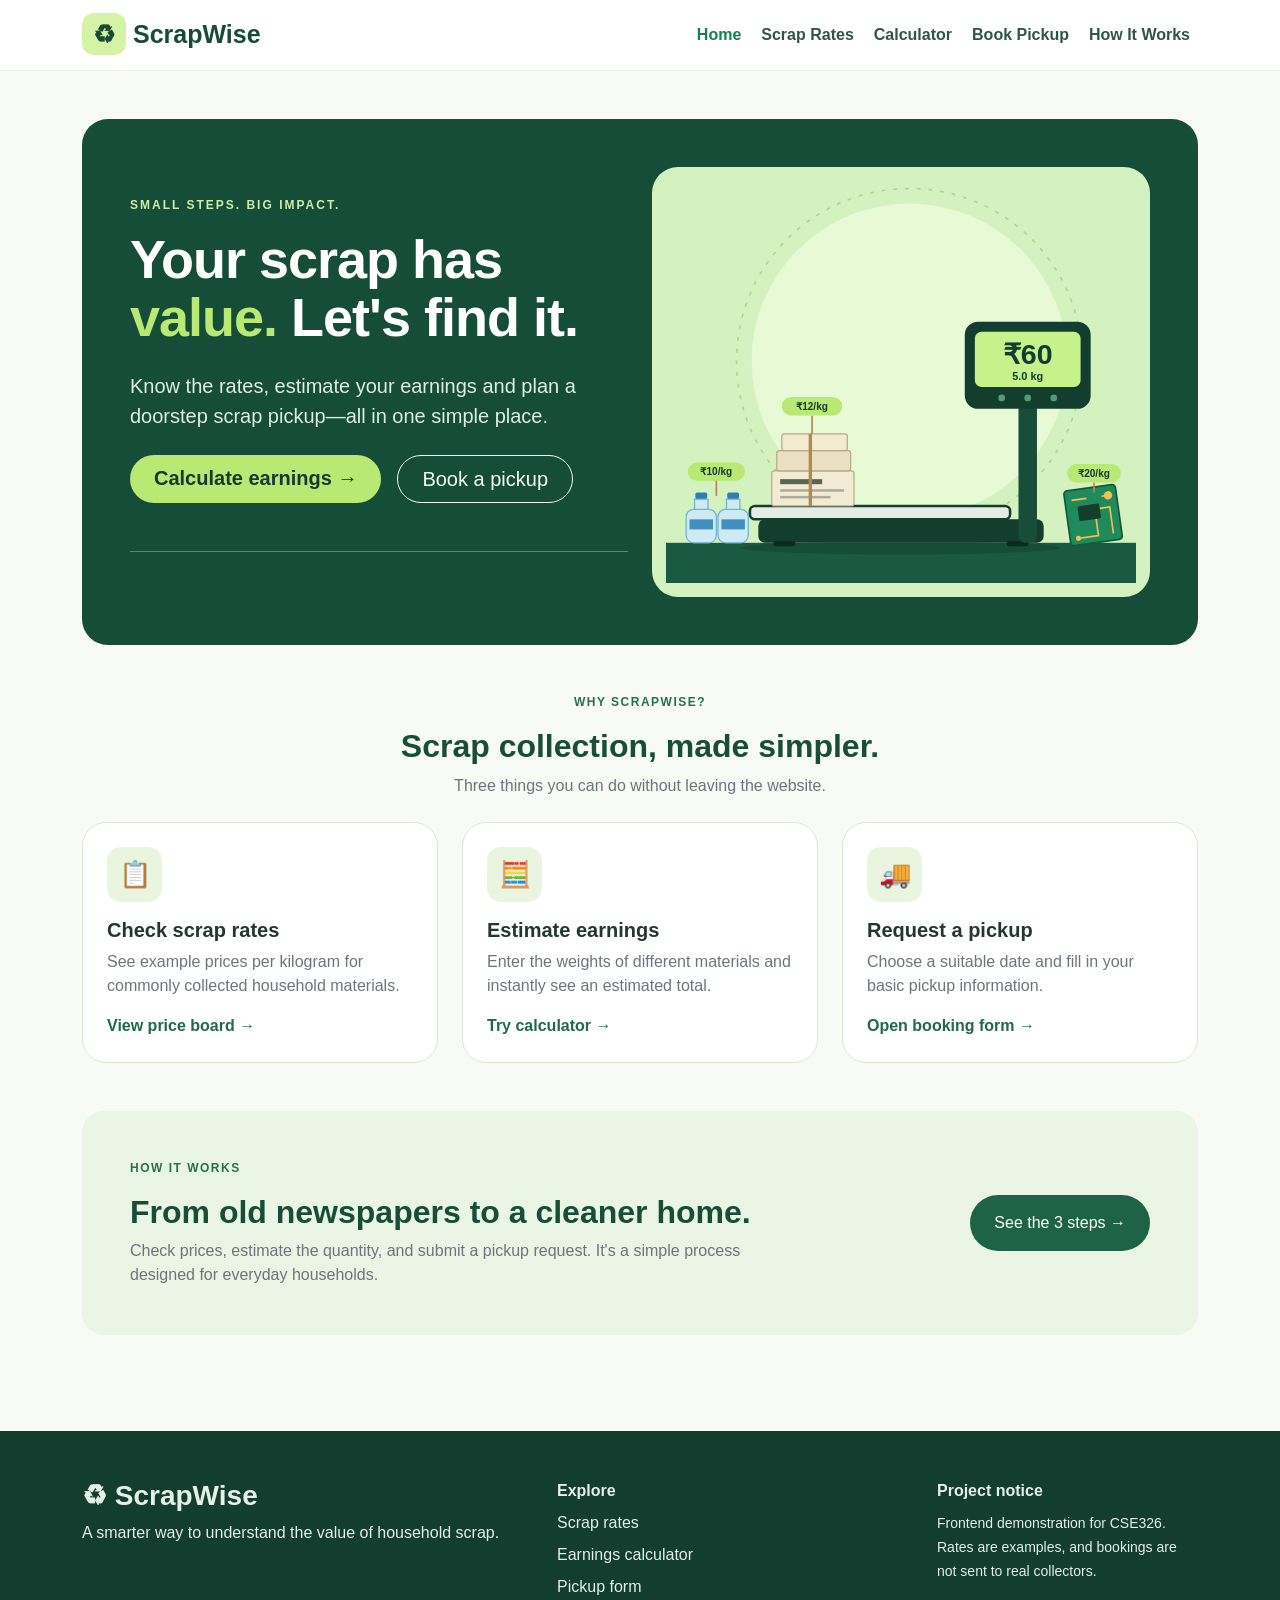
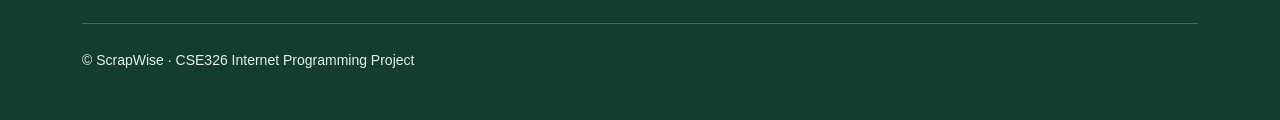
<file: index.html>
<!DOCTYPE html>
<html lang="en">

<head>
    <meta charset="UTF-8">
    <meta name="viewport" content="width=device-width, initial-scale=1.0">
    <meta name="description"
        content="ScrapWise - a student frontend project for scrap prices, earnings estimates and doorstep pickup requests.">
    <title>Home | ScrapWise</title>
    <link rel="icon" href="favicon.svg" type="image/svg+xml">
    <link rel="stylesheet" href="bootstrap.min.css">
    <link rel="stylesheet" href="style.css?v=2">
</head>

<body>
    <header class="site-header py-3">
        <nav class="container d-flex flex-wrap align-items-center justify-content-between gap-3"
            aria-label="Main navigation">
            <a class="logo" href="index.html"><span class="logo-mark">♻</span>ScrapWise</a>
            <div class="d-flex align-items-center justify-content-center flex-wrap gap-1"><a
                    class="nav-link px-2 active" href="index.html" aria-current="page">Home</a>
                <a class="nav-link px-2 " href="rates.html">Scrap Rates</a>
                <a class="nav-link px-2 " href="calculator.html">Calculator</a>
                <a class="nav-link px-2 " href="booking.html">Book Pickup</a>
                <a class="nav-link px-2 " href="how-it-works.html">How It Works</a>
            </div>
        </nav>
    </header>
    <main>
        <div class="container pt-4 pt-md-5">
            <section class="hero-shell p-4 p-md-5">
                <div class="row align-items-center g-4">
                    <div class="col-lg-6">
                        <p class="hero-label mb-3">SMALL STEPS. BIG IMPACT.</p>
                        <h1 class="hero-title mb-4">Your scrap has <span>value.</span> Let's find it.</h1>
                        <p class="hero-text fs-5 mb-4">Know the rates, estimate your earnings and plan a doorstep scrap
                            pickup—all in one simple place.</p>
                        <div class="d-flex flex-wrap gap-3">
                            <a href="calculator.html" class="btn btn-main btn-lg rounded-pill px-4">Calculate earnings
                                →</a>
                            <a href="booking.html" class="btn btn-outline-light btn-lg rounded-pill px-4">Book a
                                pickup</a>
                        </div>
                        <div class="mini-proof mt-5 pt-3 d-flex flex-wrap gap-4"></div>
                    </div>
                    <div class="col-lg-6">
                        <div class="hero-visual"><img src="hero-art.svg"
                                alt="Illustration of a scrap pickup truck, cartons and recyclable materials"></div>
                    </div>
                </div>
            </section>
        </div>
        <section class="container py-5">
            <div class="text-center mb-4">
                <p class="section-label">WHY SCRAPWISE?</p>
                <h2 class="section-title">Scrap collection, made simpler.</h2>
                <p class="text-secondary">Three things you can do without leaving the website.</p>
            </div>
            <div class="row g-4">
                <div class="col-md-4">
                    <div class="simple-card p-4">
                        <div class="card-icon mb-3">📋</div>
                        <h3 class="h5 fw-bold">Check scrap rates</h3>
                        <p class="text-secondary">See example prices per kilogram for commonly collected household
                            materials.</p><a href="rates.html" class="fw-bold text-decoration-none">View price board
                            →</a>
                    </div>
                </div>
                <div class="col-md-4">
                    <div class="simple-card p-4">
                        <div class="card-icon mb-3">🧮</div>
                        <h3 class="h5 fw-bold">Estimate earnings</h3>
                        <p class="text-secondary">Enter the weights of different materials and instantly see an
                            estimated total.</p><a href="calculator.html" class="fw-bold text-decoration-none">Try
                            calculator →</a>
                    </div>
                </div>
                <div class="col-md-4">
                    <div class="simple-card p-4">
                        <div class="card-icon mb-3">🚚</div>
                        <h3 class="h5 fw-bold">Request a pickup</h3>
                        <p class="text-secondary">Choose a suitable date and fill in your basic pickup information.</p>
                        <a href="booking.html" class="fw-bold text-decoration-none">Open booking form →</a>
                    </div>
                </div>
            </div>
        </section>
        <section class="container pb-5">
            <div class="soft-panel p-4 p-md-5">
                <div class="row align-items-center g-4">
                    <div class="col-md-8">
                        <p class="section-label">HOW IT WORKS</p>
                        <h2 class="section-title">From old newspapers to a cleaner home.</h2>
                        <p class="mb-0 text-secondary">Check prices, estimate the quantity, and submit a pickup request.
                            It's a simple process designed for everyday households.</p>
                    </div>
                    <div class="col-md-4 text-md-end"><a href="how-it-works.html"
                            class="btn btn-dark-green rounded-pill px-4 py-3">See the 3 steps →</a></div>
                </div>
            </div>
        </section>
    </main>
    <footer class="py-5 mt-5">
        <div class="container">
            <div class="row gy-4 align-items-start">
                <div class="col-md-5">
                    <h3 class="fw-bold">♻ ScrapWise</h3>
                    <p class="mb-0">A smarter way to understand the value of household scrap.</p>
                </div>
                <div class="col-md-4">
                    <div class="fw-bold mb-2">Explore</div>
                    <a href="rates.html" class="d-block mb-2">Scrap rates</a>
                    <a href="calculator.html" class="d-block mb-2">Earnings calculator</a>
                    <a href="booking.html" class="d-block">Pickup form</a>
                </div>
                <div class="col-md-3">
                    <div class="fw-bold mb-2">Project notice</div>
                    <small>Frontend demonstration for CSE326. Rates are examples, and bookings are not sent to real
                        collectors.</small>
                </div>
            </div>
            <hr class="my-4">
            <small>© ScrapWise · CSE326 Internet Programming Project</small>
        </div>
    </footer>
    <script src="script.js"></script>
</body>

</html>
</file>
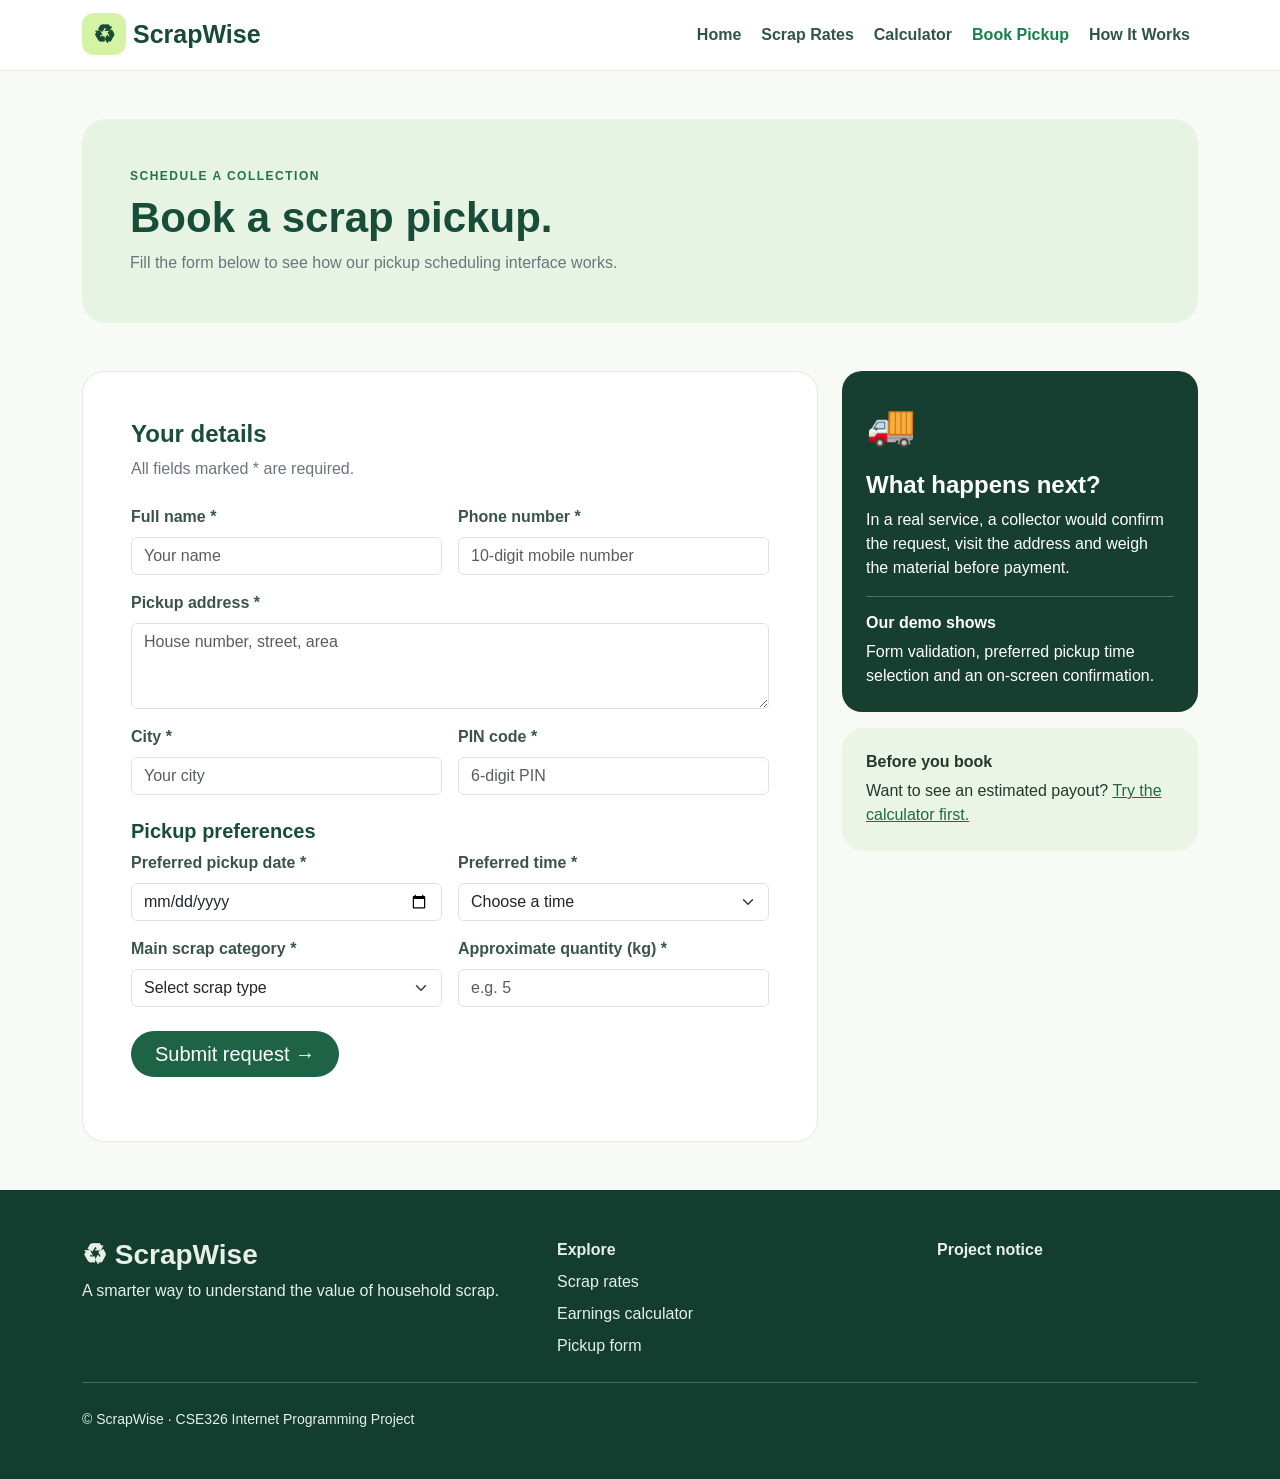
<file: booking.html>
<!DOCTYPE html>
<html lang="en">
<head>
    <meta charset="UTF-8">
    <meta name="viewport" content="width=device-width, initial-scale=1.0">
    <meta name="description" content="ScrapWise - a student frontend project for scrap prices, earnings estimates and doorstep pickup requests.">
    <title>Book Pickup | ScrapWise</title>
    <link rel="icon" href="favicon.svg" type="image/svg+xml">
    <link rel="stylesheet" href="bootstrap.min.css">
    <link rel="stylesheet" href="style.css">
</head>
<body>
<header class="site-header py-3">
    <nav class="container d-flex flex-wrap align-items-center justify-content-between gap-3" aria-label="Main navigation">
        <a class="logo" href="index.html"><span class="logo-mark">♻</span>ScrapWise</a>
        <div class="d-flex align-items-center justify-content-center flex-wrap gap-1"><a class="nav-link px-2 " href="index.html" >Home</a>
<a class="nav-link px-2 " href="rates.html" >Scrap Rates</a>
<a class="nav-link px-2 " href="calculator.html" >Calculator</a>
<a class="nav-link px-2 active" href="booking.html" aria-current="page">Book Pickup</a>
<a class="nav-link px-2 " href="how-it-works.html" >How It Works</a></div>
    </nav>
</header>
<main>
<section class="container pt-4 pt-md-5"><div class="page-banner p-4 p-md-5">
    <p class="section-label mb-2">SCHEDULE A COLLECTION</p><h1>Book a scrap pickup.</h1>
    <p class="text-secondary mb-0">Fill the form below to see how our pickup scheduling interface works.</p>
</div></section>
<section class="container pt-5"><div class="row g-4">
  <div class="col-lg-8"><form id="bookingForm" class="form-box p-4 p-md-5" onsubmit="submitBooking(event)">
     <h2 class="h4 section-title">Your details</h2><p class="text-secondary mb-4">All fields marked * are required.</p>
     <div class="row g-3">
       <div class="col-md-6"><label class="form-label" for="customerName">Full name *</label><input id="customerName" name="name" class="form-control" required maxlength="60" placeholder="Your name"></div>
       <div class="col-md-6"><label class="form-label" for="phone">Phone number *</label><input id="phone" name="phone" class="form-control" type="tel" required pattern="[0-9]{10}" maxlength="10" title="Enter a 10-digit phone number" placeholder="10-digit mobile number"></div>
       <div class="col-12"><label class="form-label" for="address">Pickup address *</label><textarea id="address" name="address" class="form-control" rows="3" required placeholder="House number, street, area"></textarea></div>
       <div class="col-md-6"><label class="form-label" for="city">City *</label><input id="city" name="city" class="form-control" required placeholder="Your city"></div>
       <div class="col-md-6"><label class="form-label" for="pincode">PIN code *</label><input id="pincode" name="pincode" class="form-control" required inputmode="numeric" pattern="[0-9]{6}" maxlength="6" title="Enter a 6-digit PIN code" placeholder="6-digit PIN"></div>
     </div>
     <h3 class="h5 section-title mt-4">Pickup preferences</h3>
     <div class="row g-3">
       <div class="col-md-6"><label class="form-label" for="pickupDate">Preferred pickup date *</label><input id="pickupDate" name="pickupDate" type="date" class="form-control" required></div>
       <div class="col-md-6"><label class="form-label" for="pickupTime">Preferred time *</label><select id="pickupTime" name="pickupTime" class="form-select" required><option value="">Choose a time</option><option>9 AM – 12 PM</option><option>12 PM – 3 PM</option><option>3 PM – 6 PM</option></select></div>
       <div class="col-md-6"><label class="form-label" for="scrapCategory">Main scrap category *</label><select id="scrapCategory" name="scrapCategory" class="form-select" required><option value="">Select scrap type</option><option>Old Newspapers</option><option>Cardboard</option><option>Iron / Metal</option><option>Plastic Bottles</option><option>E-Waste</option><option>Mixed Materials</option></select></div>
       <div class="col-md-6"><label class="form-label" for="estimatedWeight">Approximate quantity (kg) *</label><input id="estimatedWeight" name="estimatedWeight" type="number" min="0.1" step="0.1" class="form-control" required placeholder="e.g. 5"></div>
     </div>
     <button class="btn btn-dark-green btn-lg rounded-pill mt-4 px-4" type="submit">Submit request →</button>
     <p class="help-note mt-3 mb-0"></p>
     <div class="result-message p-3 mt-4" id="bookingResult" hidden><strong>✓ Form submitted successfully</strong><p class="mb-0 mt-1" id="bookingMessage"></p><small></small></div>
   </form></div>
   <aside class="col-lg-4"><div class="tip-box p-4"><div class="fs-1 mb-3">🚚</div><h3 class="h4 fw-bold">What happens next?</h3>
     <p>In a real service, a collector would confirm the request, visit the address and weigh the material before payment.</p>
     <hr><h4 class="h6 fw-bold">Our demo shows</h4><p class="mb-0">Form validation, preferred pickup time selection and an on-screen confirmation.</p>
   </div><div class="soft-panel p-4 mt-3"><h4 class="h6 fw-bold">Before you book</h4><p class="mb-0">Want to see an estimated payout? <a href="calculator.html">Try the calculator first.</a></p></div></aside>
</div></section>
</main>
<footer class="py-5 mt-5">
    <div class="container">
        <div class="row gy-4 align-items-start">
            <div class="col-md-5">
                <h3 class="fw-bold">♻ ScrapWise</h3>
                <p class="mb-0">A smarter way to understand the value of household scrap.</p>
            </div>
            <div class="col-md-4"><div class="fw-bold mb-2">Explore</div>
                <a href="rates.html" class="d-block mb-2">Scrap rates</a>
                <a href="calculator.html" class="d-block mb-2">Earnings calculator</a>
                <a href="booking.html" class="d-block">Pickup form</a>
            </div>
            <div class="col-md-3"><div class="fw-bold mb-2">Project notice</div>
                <small></small>
            </div>
        </div>
        <hr class="my-4">
        <small>© ScrapWise · CSE326 Internet Programming Project</small>
    </div>
</footer>
<script src="script.js"></script>
</body>
</html>
</file>
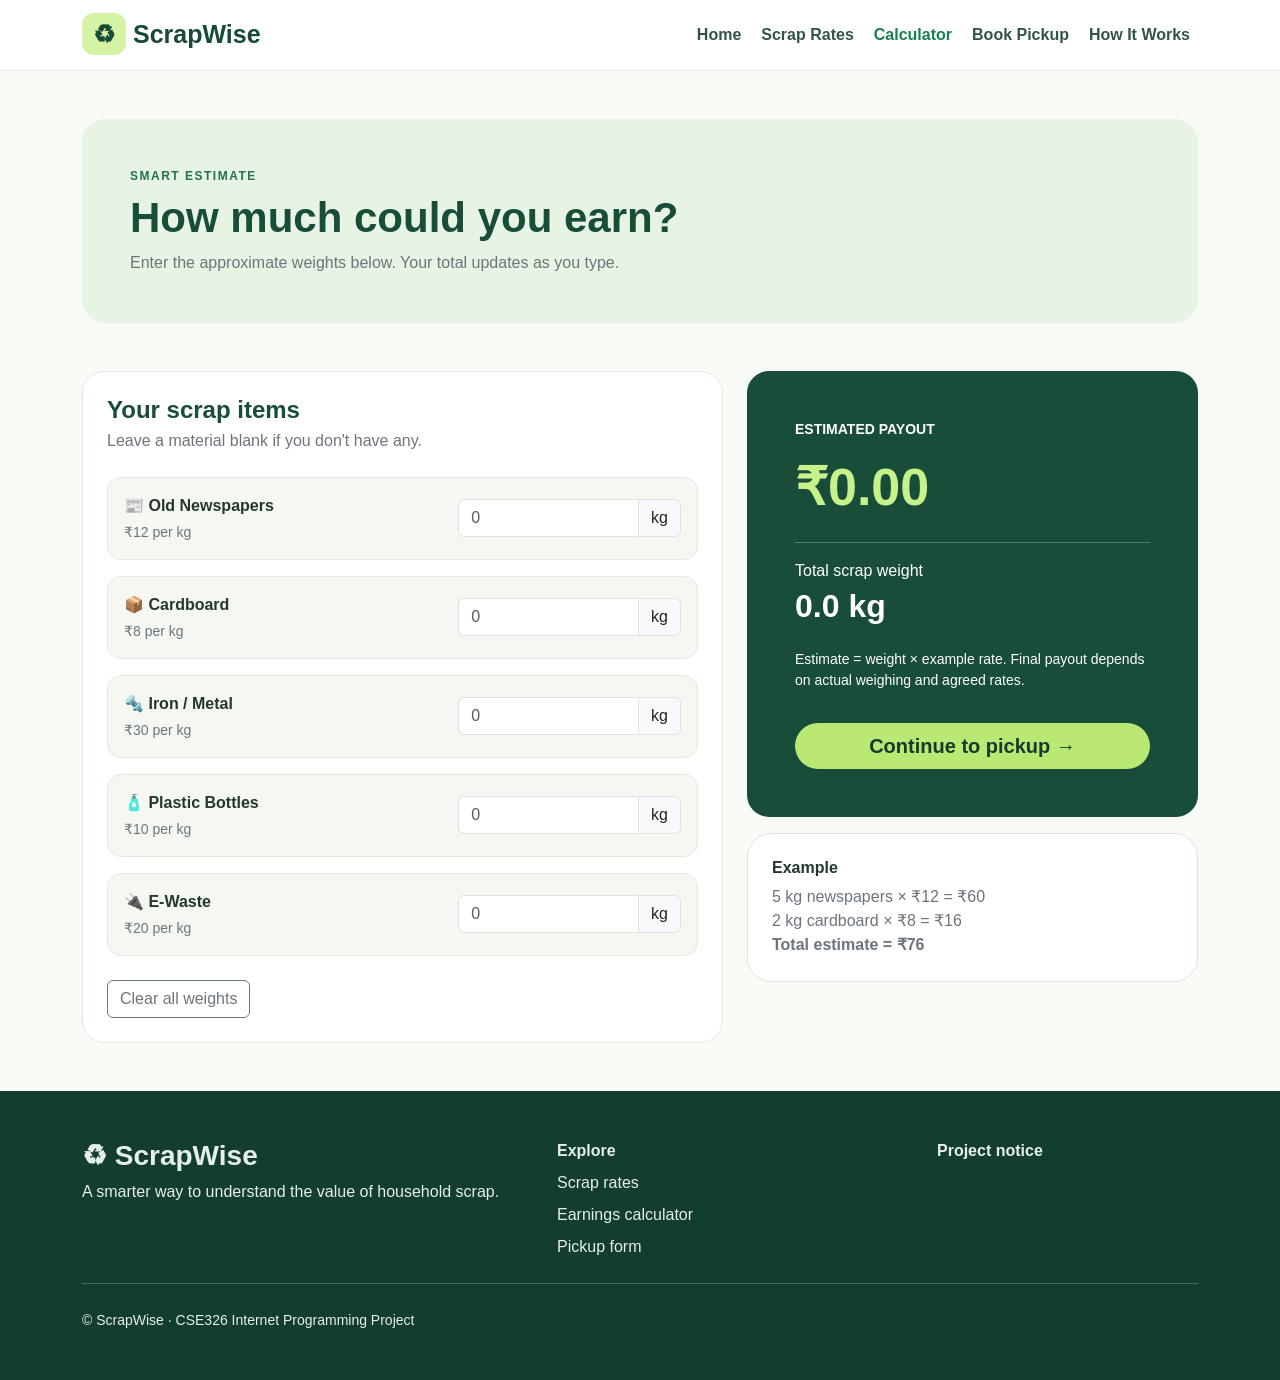
<file: calculator.html>
<!DOCTYPE html>
<html lang="en">

<head>
    <meta charset="UTF-8">
    <meta name="viewport" content="width=device-width, initial-scale=1.0">
    <meta name="description"
        content="ScrapWise - a student frontend project for scrap prices, earnings estimates and doorstep pickup requests.">
    <title>Earnings Calculator | ScrapWise</title>
    <link rel="icon" href="favicon.svg" type="image/svg+xml">
    <link rel="stylesheet" href="bootstrap.min.css">
    <link rel="stylesheet" href="style.css">
</head>

<body>
    <header class="site-header py-3">
        <nav class="container d-flex flex-wrap align-items-center justify-content-between gap-3"
            aria-label="Main navigation">
            <a class="logo" href="index.html"><span class="logo-mark">♻</span>ScrapWise</a>
            <div class="d-flex align-items-center justify-content-center flex-wrap gap-1"><a class="nav-link px-2 "
                    href="index.html">Home</a>
                <a class="nav-link px-2 " href="rates.html">Scrap Rates</a>
                <a class="nav-link px-2 active" href="calculator.html" aria-current="page">Calculator</a>
                <a class="nav-link px-2 " href="booking.html">Book Pickup</a>
                <a class="nav-link px-2 " href="how-it-works.html">How It Works</a>
            </div>
        </nav>
    </header>
    <main>
        <section class="container pt-4 pt-md-5">
            <div class="page-banner p-4 p-md-5">
                <p class="section-label mb-2">SMART ESTIMATE</p>
                <h1>How much could you earn?</h1>
                <p class="text-secondary mb-0">Enter the approximate weights below. Your total updates as you type.</p>
            </div>
        </section>
        <section class="container pt-5">
            <div class="row g-4">
                <div class="col-lg-7">
                    <form id="calculatorForm" class="form-box p-4">
                        <h2 class="h4 section-title mb-1">Your scrap items</h2>
                        <p class="text-secondary mb-4">Leave a material blank if you don't have any.</p>
                        <div class="material-row p-3 mb-3">
                            <div class="row align-items-center g-3">
                                <div class="col-sm-7"><label class="fw-bold mb-1" for="paper">📰 Old Newspapers</label>
                                    <p class="text-secondary small mb-0">₹12 per kg</p>
                                </div>
                                <div class="col-sm-5">
                                    <div class="input-group"><input class="form-control" type="number" id="paper"
                                            min="0" step="0.1" placeholder="0"
                                            aria-label="Weight of Old Newspapers in kilograms"
                                            oninput="calculateTotal()"><span class="input-group-text">kg</span></div>
                                </div>
                            </div>
                        </div>
                        <div class="material-row p-3 mb-3">
                            <div class="row align-items-center g-3">
                                <div class="col-sm-7"><label class="fw-bold mb-1" for="cardboard">📦 Cardboard</label>
                                    <p class="text-secondary small mb-0">₹8 per kg</p>
                                </div>
                                <div class="col-sm-5">
                                    <div class="input-group"><input class="form-control" type="number" id="cardboard"
                                            min="0" step="0.1" placeholder="0"
                                            aria-label="Weight of Cardboard in kilograms"
                                            oninput="calculateTotal()"><span class="input-group-text">kg</span></div>
                                </div>
                            </div>
                        </div>
                        <div class="material-row p-3 mb-3">
                            <div class="row align-items-center g-3">
                                <div class="col-sm-7"><label class="fw-bold mb-1" for="metal">🔩 Iron / Metal</label>
                                    <p class="text-secondary small mb-0">₹30 per kg</p>
                                </div>
                                <div class="col-sm-5">
                                    <div class="input-group"><input class="form-control" type="number" id="metal"
                                            min="0" step="0.1" placeholder="0"
                                            aria-label="Weight of Iron / Metal in kilograms"
                                            oninput="calculateTotal()"><span class="input-group-text">kg</span></div>
                                </div>
                            </div>
                        </div>
                        <div class="material-row p-3 mb-3">
                            <div class="row align-items-center g-3">
                                <div class="col-sm-7"><label class="fw-bold mb-1" for="plastic">🧴 Plastic
                                        Bottles</label>
                                    <p class="text-secondary small mb-0">₹10 per kg</p>
                                </div>
                                <div class="col-sm-5">
                                    <div class="input-group"><input class="form-control" type="number" id="plastic"
                                            min="0" step="0.1" placeholder="0"
                                            aria-label="Weight of Plastic Bottles in kilograms"
                                            oninput="calculateTotal()"><span class="input-group-text">kg</span></div>
                                </div>
                            </div>
                        </div>
                        <div class="material-row p-3 mb-3">
                            <div class="row align-items-center g-3">
                                <div class="col-sm-7"><label class="fw-bold mb-1" for="ewaste">🔌 E-Waste</label>
                                    <p class="text-secondary small mb-0">₹20 per kg</p>
                                </div>
                                <div class="col-sm-5">
                                    <div class="input-group"><input class="form-control" type="number" id="ewaste"
                                            min="0" step="0.1" placeholder="0"
                                            aria-label="Weight of E-Waste in kilograms" oninput="calculateTotal()"><span
                                            class="input-group-text">kg</span></div>
                                </div>
                            </div>
                        </div>
                        <button type="button" class="btn btn-outline-secondary mt-2" onclick="resetCalculator()">Clear
                            all weights</button>
                    </form>
                </div>
                <div class="col-lg-5">
                    <div class="total-box p-4 p-md-5">
                        <p class="text-uppercase small fw-bold mb-2">Estimated payout</p>
                        <div class="total-number" id="totalAmount" aria-live="polite">₹0.00</div>
                        <hr>
                        <p class="mb-1">Total scrap weight</p>
                        <h3 id="totalWeight" class="h2 fw-bold mb-4">0.0 kg</h3>
                        <p class="small">Estimate = weight × example rate. Final payout depends on actual weighing and
                            agreed rates.</p>
                        <a href="booking.html" class="btn btn-main btn-lg rounded-pill w-100 mt-3">Continue to pickup
                            →</a>
                    </div>
                    <div class="example-card p-4 mt-3">
                        <h3 class="h6 fw-bold">Example</h3>
                        <p class="mb-0 text-secondary">5 kg newspapers × ₹12 = ₹60<br>2 kg cardboard × ₹8 =
                            ₹16<br><strong>Total estimate = ₹76</strong></p>
                    </div>
                </div>
            </div>
        </section>
    </main>
    <footer class="py-5 mt-5">
        <div class="container">
            <div class="row gy-4 align-items-start">
                <div class="col-md-5">
                    <h3 class="fw-bold">♻ ScrapWise</h3>
                    <p class="mb-0">A smarter way to understand the value of household scrap.</p>
                </div>
                <div class="col-md-4">
                    <div class="fw-bold mb-2">Explore</div>
                    <a href="rates.html" class="d-block mb-2">Scrap rates</a>
                    <a href="calculator.html" class="d-block mb-2">Earnings calculator</a>
                    <a href="booking.html" class="d-block">Pickup form</a>
                </div>
                <div class="col-md-3">
                    <div class="fw-bold mb-2">Project notice</div>
                    <small></small>
                </div>
            </div>
            <hr class="my-4">
            <small>© ScrapWise · CSE326 Internet Programming Project</small>
        </div>
    </footer>
    <script src="script.js"></script>
</body>

</html>
</file>
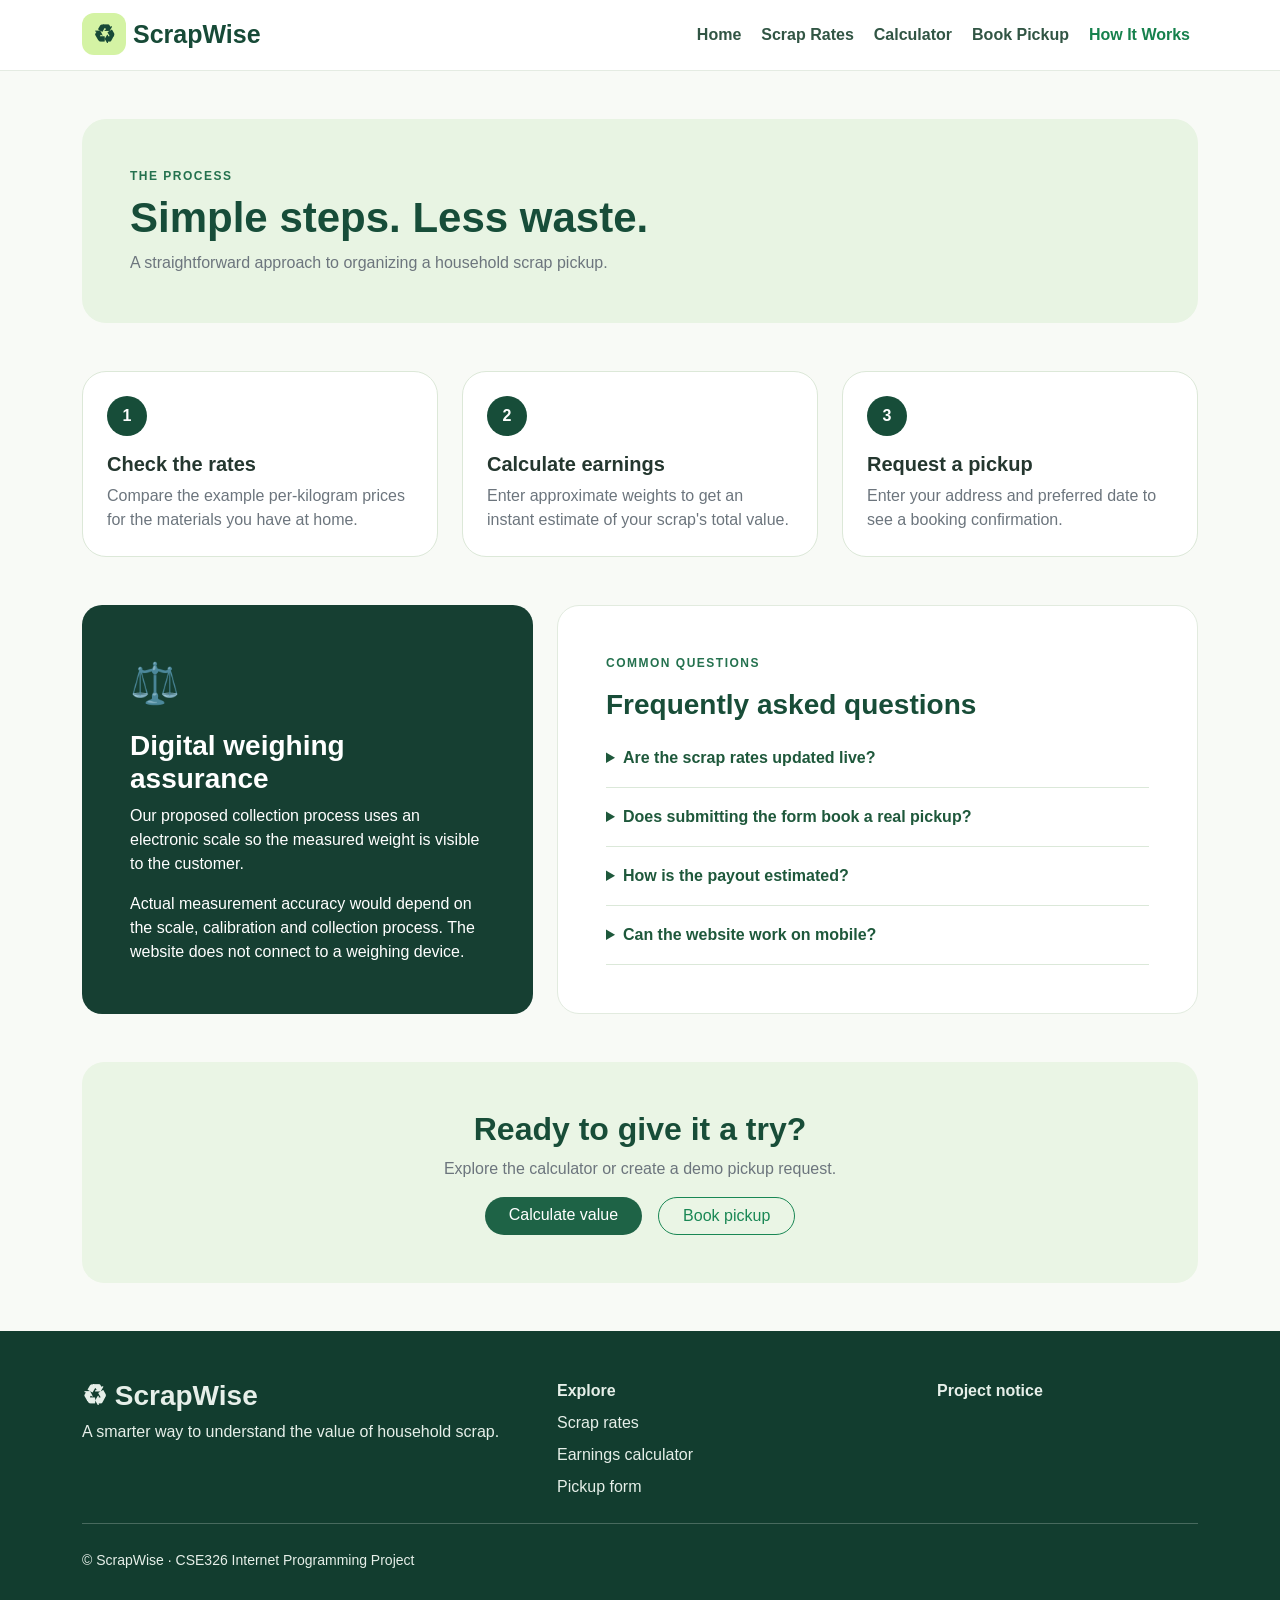
<file: how-it-works.html>
<!DOCTYPE html>
<html lang="en">
<head>
    <meta charset="UTF-8">
    <meta name="viewport" content="width=device-width, initial-scale=1.0">
    <meta name="description" content="ScrapWise - a student frontend project for scrap prices, earnings estimates and doorstep pickup requests.">
    <title>How It Works | ScrapWise</title>
    <link rel="icon" href="favicon.svg" type="image/svg+xml">
    <link rel="stylesheet" href="bootstrap.min.css">
    <link rel="stylesheet" href="style.css">
</head>
<body>
<header class="site-header py-3">
    <nav class="container d-flex flex-wrap align-items-center justify-content-between gap-3" aria-label="Main navigation">
        <a class="logo" href="index.html"><span class="logo-mark">♻</span>ScrapWise</a>
        <div class="d-flex align-items-center justify-content-center flex-wrap gap-1"><a class="nav-link px-2 " href="index.html" >Home</a>
<a class="nav-link px-2 " href="rates.html" >Scrap Rates</a>
<a class="nav-link px-2 " href="calculator.html" >Calculator</a>
<a class="nav-link px-2 " href="booking.html" >Book Pickup</a>
<a class="nav-link px-2 active" href="how-it-works.html" aria-current="page">How It Works</a></div>
    </nav>
</header>
<main>
<section class="container pt-4 pt-md-5"><div class="page-banner p-4 p-md-5"><p class="section-label mb-2">THE PROCESS</p><h1>Simple steps. Less waste.</h1><p class="text-secondary mb-0">A straightforward approach to organizing a household scrap pickup.</p></div></section>
<section class="container py-5"><div class="row g-4">
   <div class="col-md-4"><div class="simple-card p-4"><div class="step-number mb-3">1</div><h3 class="h5 fw-bold">Check the rates</h3><p class="text-secondary mb-0">Compare the example per-kilogram prices for the materials you have at home.</p></div></div>
   <div class="col-md-4"><div class="simple-card p-4"><div class="step-number mb-3">2</div><h3 class="h5 fw-bold">Calculate earnings</h3><p class="text-secondary mb-0">Enter approximate weights to get an instant estimate of your scrap's total value.</p></div></div>
   <div class="col-md-4"><div class="simple-card p-4"><div class="step-number mb-3">3</div><h3 class="h5 fw-bold">Request a pickup</h3><p class="text-secondary mb-0">Enter your address and preferred date to see a booking confirmation.</p></div></div>
</div></section>
<section class="container pb-5"><div class="row g-4 align-items-stretch">
    <div class="col-lg-5"><div class="tip-box p-4 p-md-5 h-100"><div class="fs-1 mb-3">⚖️</div><h2 class="h3 fw-bold">Digital weighing assurance</h2><p>Our proposed collection process uses an electronic scale so the measured weight is visible to the customer.</p>
    <p class="mb-0">Actual measurement accuracy would depend on the scale, calibration and collection process. The website does not connect to a weighing device.</p></div></div>
    <div class="col-lg-7"><div class="form-box p-4 p-md-5 h-100"><p class="section-label">COMMON QUESTIONS</p><h2 class="h3 section-title">Frequently asked questions</h2>
      <details><summary>Are the scrap rates updated live?</summary><p class="pt-3 mb-0 text-secondary">No. The prices shown are example values entered manually for this frontend project.</p></details>
      <details><summary>Does submitting the form book a real pickup?</summary><p class="pt-3 mb-0 text-secondary">No. This version shows an on-screen confirmation but does not send data to a collector.</p></details>
      <details><summary>How is the payout estimated?</summary><p class="pt-3 mb-0 text-secondary">JavaScript multiplies each material's entered weight by its example price per kg and adds the amounts.</p></details>
      <details><summary>Can the website work on mobile?</summary><p class="pt-3 mb-0 text-secondary">Yes. Bootstrap grid classes adjust the columns for different screen widths.</p></details>
    </div></div>
</div></section>
<section class="container"><div class="soft-panel p-4 p-md-5 text-center"><h2 class="section-title">Ready to give it a try?</h2><p class="text-secondary">Explore the calculator or create a demo pickup request.</p><div class="d-flex gap-3 justify-content-center flex-wrap"><a href="calculator.html" class="btn btn-dark-green rounded-pill px-4">Calculate value</a><a href="booking.html" class="btn btn-outline-success rounded-pill px-4">Book pickup</a></div></div></section>
</main>
<footer class="py-5 mt-5">
    <div class="container">
        <div class="row gy-4 align-items-start">
            <div class="col-md-5">
                <h3 class="fw-bold">♻ ScrapWise</h3>
                <p class="mb-0">A smarter way to understand the value of household scrap.</p>
            </div>
            <div class="col-md-4"><div class="fw-bold mb-2">Explore</div>
                <a href="rates.html" class="d-block mb-2">Scrap rates</a>
                <a href="calculator.html" class="d-block mb-2">Earnings calculator</a>
                <a href="booking.html" class="d-block">Pickup form</a>
            </div>
            <div class="col-md-3"><div class="fw-bold mb-2">Project notice</div>
                <small></small>
            </div>
        </div>
        <hr class="my-4">
        <small>© ScrapWise · CSE326 Internet Programming Project</small>
    </div>
</footer>
<script src="script.js"></script>
</body>
</html>
</file>
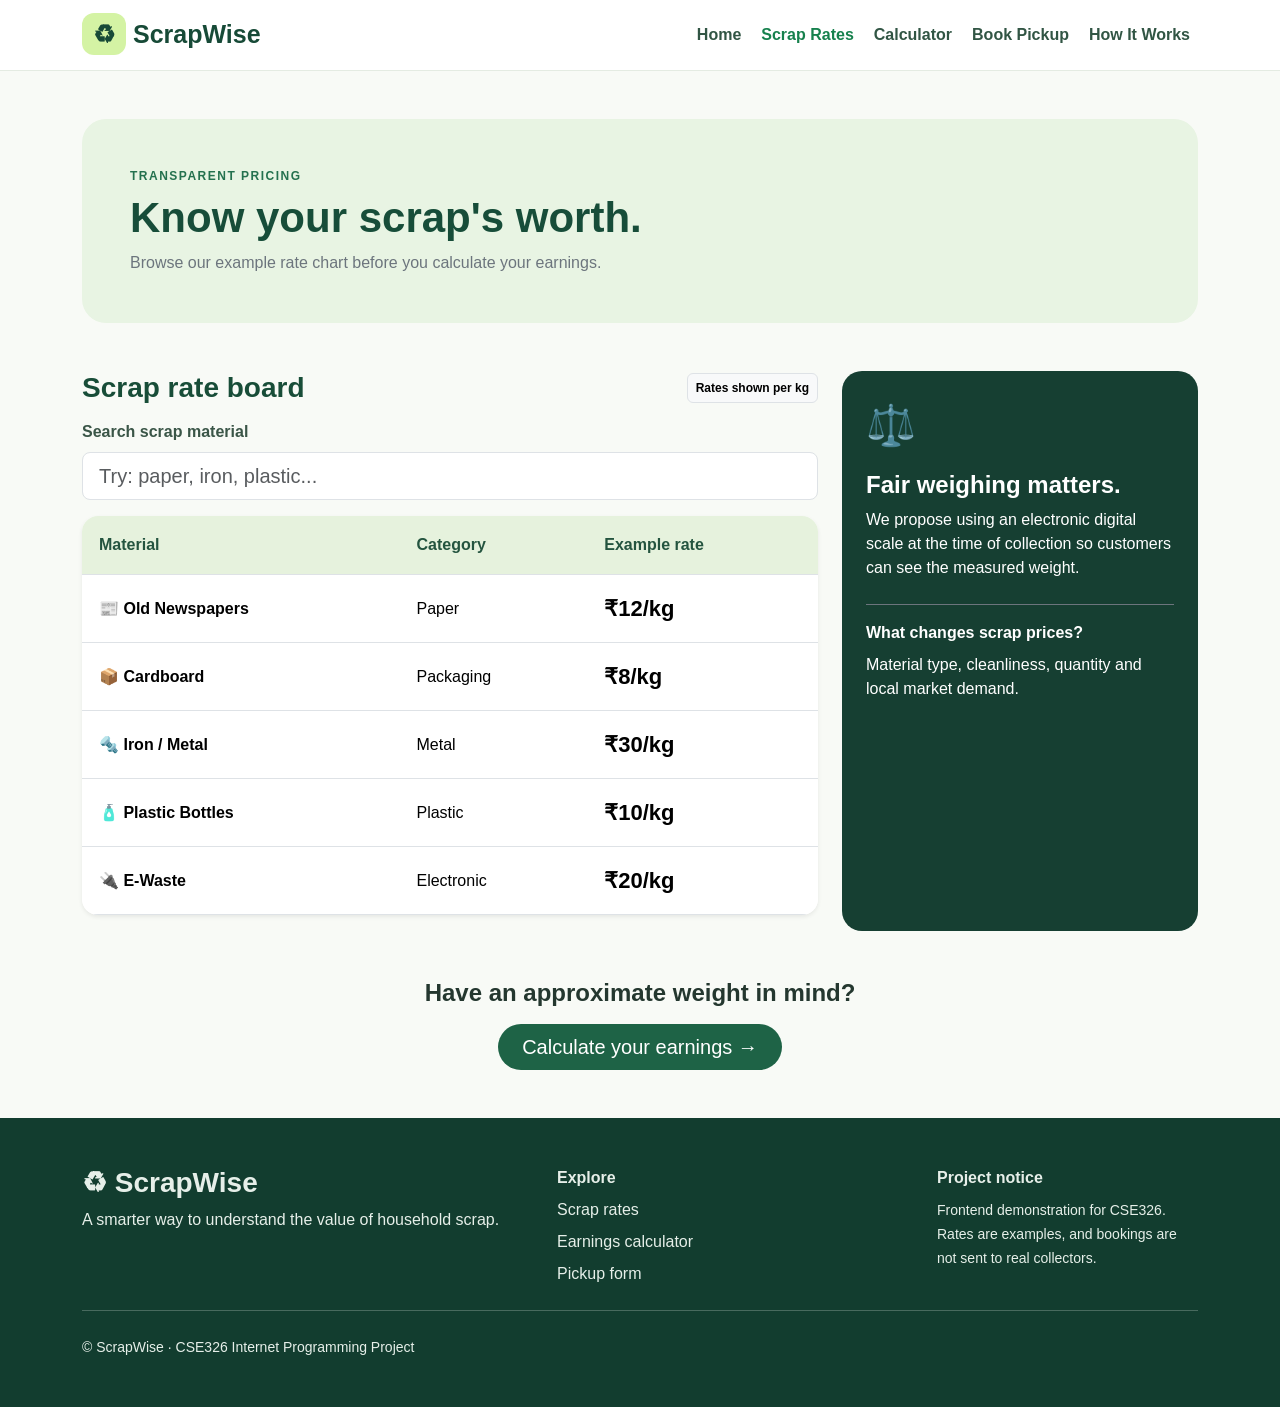
<file: rates.html>
<!DOCTYPE html>
<html lang="en">
<head>
    <meta charset="UTF-8">
    <meta name="viewport" content="width=device-width, initial-scale=1.0">
    <meta name="description" content="ScrapWise - a student frontend project for scrap prices, earnings estimates and doorstep pickup requests.">
    <title>Scrap Rates | ScrapWise</title>
    <link rel="icon" href="favicon.svg" type="image/svg+xml">
    <link rel="stylesheet" href="bootstrap.min.css">
    <link rel="stylesheet" href="style.css">
</head>
<body>
<header class="site-header py-3">
    <nav class="container d-flex flex-wrap align-items-center justify-content-between gap-3" aria-label="Main navigation">
        <a class="logo" href="index.html"><span class="logo-mark">♻</span>ScrapWise</a>
        <div class="d-flex align-items-center justify-content-center flex-wrap gap-1"><a class="nav-link px-2 " href="index.html" >Home</a>
<a class="nav-link px-2 active" href="rates.html" aria-current="page">Scrap Rates</a>
<a class="nav-link px-2 " href="calculator.html" >Calculator</a>
<a class="nav-link px-2 " href="booking.html" >Book Pickup</a>
<a class="nav-link px-2 " href="how-it-works.html" >How It Works</a></div>
    </nav>
</header>
<main>
<section class="container pt-4 pt-md-5"><div class="page-banner p-4 p-md-5">
    <p class="section-label mb-2">TRANSPARENT PRICING</p><h1>Know your scrap's worth.</h1>
    <p class="text-secondary mb-0">Browse our example rate chart before you calculate your earnings.</p>
</div></section>
<section class="container pt-5"><div class="row g-4">
    <div class="col-lg-8">
        <div class="d-flex flex-wrap justify-content-between align-items-center gap-3 mb-3"><h2 class="section-title h3 mb-0">Scrap rate board</h2><span class="badge text-bg-light border p-2">Rates shown per kg</span></div>
        <label for="searchBox" class="form-label">Search scrap material</label>
        <input id="searchBox" class="form-control form-control-lg mb-3" type="search" placeholder="Try: paper, iron, plastic..." oninput="searchRates()">
        <div class="rate-table shadow-sm table-responsive">
        <table class="table table-hover mb-0"><thead><tr><th>Material</th><th>Category</th><th>Example rate</th></tr></thead><tbody>
            <tr class="scrap-row"><td><strong>📰 Old Newspapers</strong></td><td>Paper</td><td class="rate-price">₹12/kg</td></tr>
            <tr class="scrap-row"><td><strong>📦 Cardboard</strong></td><td>Packaging</td><td class="rate-price">₹8/kg</td></tr>
            <tr class="scrap-row"><td><strong>🔩 Iron / Metal</strong></td><td>Metal</td><td class="rate-price">₹30/kg</td></tr>
            <tr class="scrap-row"><td><strong>🧴 Plastic Bottles</strong></td><td>Plastic</td><td class="rate-price">₹10/kg</td></tr>
            <tr class="scrap-row"><td><strong>🔌 E-Waste</strong></td><td>Electronic</td><td class="rate-price">₹20/kg</td></tr>
        </tbody></table></div>
        <p id="noRates" class="alert alert-warning mt-3" hidden>No matching material found. Try another search.</p>
        <p class="help-note mt-3"></p>
    </div>
    <aside class="col-lg-4"><div class="tip-box p-4 h-100"><div class="fs-1 mb-3">⚖️</div><h3 class="h4 fw-bold">Fair weighing matters.</h3>
        <p class="mb-4">We propose using an electronic digital scale at the time of collection so customers can see the measured weight.</p>
        <div class="border-top border-secondary pt-3"><strong>What changes scrap prices?</strong><p class="mt-2 mb-0">Material type, cleanliness, quantity and local market demand.</p></div></div></aside>
</div>
<div class="text-center my-5"><h3 class="h4 fw-bold">Have an approximate weight in mind?</h3><a href="calculator.html" class="btn btn-dark-green btn-lg rounded-pill px-4 mt-2">Calculate your earnings →</a></div>
</section>
</main>
<footer class="py-5 mt-5">
    <div class="container">
        <div class="row gy-4 align-items-start">
            <div class="col-md-5">
                <h3 class="fw-bold">♻ ScrapWise</h3>
                <p class="mb-0">A smarter way to understand the value of household scrap.</p>
            </div>
            <div class="col-md-4"><div class="fw-bold mb-2">Explore</div>
                <a href="rates.html" class="d-block mb-2">Scrap rates</a>
                <a href="calculator.html" class="d-block mb-2">Earnings calculator</a>
                <a href="booking.html" class="d-block">Pickup form</a>
            </div>
            <div class="col-md-3"><div class="fw-bold mb-2">Project notice</div>
                <small>Frontend demonstration for CSE326. Rates are examples, and bookings are not sent to real collectors.</small>
            </div>
        </div>
        <hr class="my-4">
        <small>© ScrapWise · CSE326 Internet Programming Project</small>
    </div>
</footer>
<script src="script.js"></script>
</body>
</html>
</file>
<file: style.css>
body {background: #f8faf6;color: #24372f;font-family: Arial, sans-serif;
}
a {color: #226849;
}
a:hover {color: #164734;
}

/* Navigation */
.site-header {background: white;border-bottom: 1px solid #e4ebe2;
}
.logo {color: #174a37;font-size: 25px;font-weight: bold;text-decoration: none;
}
.logo-mark {background: #d4f3a4;border-radius: 12px;padding: 7px 11px;margin-right: 7px;
}
.nav-link {color: #315544;font-weight: 600;
}
.nav-link:hover {color: #16754b;
}
.nav-link.active {color: #16814d;
}
.btn-main {background: #b9e873;color: #183a2c;border: none;font-weight: bold;
}
.btn-main:hover {background: #a5d960;color: #183a2c;
}
.btn-dark-green {background: #1e6346;color: white;border: none;
}
.btn-dark-green:hover {background: #144b36;color: white;
}

/* Homepage hero */
.hero-shell {background: #154d39;color: white;border-radius: 26px;overflow: hidden;
}
.hero-title {font-size: 54px;line-height: 1.09;font-weight: bold;letter-spacing: -1px;
}
.hero-title span {color: #b9e873;
}
.hero-text {color: #deeee0;max-width: 540px;
}
.hero-visual {background: #d4f2bf;border-radius: 26px;padding: 14px;
}
.hero-visual img {width: 100%;height: auto;display: block;
}
.hero-label {color: #d0edab;font-size: 12px;font-weight: bold;letter-spacing: 2px;
}
.mini-proof {border-top: 1px solid #5d8872;color: #e4f2e7;
}
.section-label {color: #24714e;font-size: 12px;font-weight: bold;letter-spacing: 1.5px;
}
.section-title {color: #184d38;font-weight: bold;
}
.soft-panel {background: #eaf5e5;border-radius: 22px;
}

/* Reusable cards */
.simple-card {background-color: #ffffff;border: 1px solid #dce8d8;border-radius: 24px;padding: 28px;display: flex;flex-direction: column;align-items: flex-start;height: 100%;
}
.simple-card:hover {border-color: #b8d4af;
}
.card-icon {width: 55px;height: 55px;background: #eaf5df;border-radius: 14px;font-size: 26px;text-align: center;line-height: 55px;
}
.example-card {background-color: #ffffff;border: 1px solid #dce8d8;border-radius: 24px;padding: 28px;display: flex;flex-direction: column;align-items: flex-start;height: auto;
}
.step-number {background: #174d39;color: white;border-radius: 50%;width: 40px;height: 40px;
text-align: center;line-height: 40px;font-weight: bold;
}

/* Inner page headings and rate table */
.page-banner {background: #e8f4e3;border-radius: 24px;
}
.page-banner h1 {color: #174d39;font-size: 42px;font-weight: bold;
}
.rate-table {background: white;border-radius: 16px;overflow: hidden;
}
.rate-table th {background: #e6f2dd;color: #24543f;
}
.rate-table td,
.rate-table th {padding: 17px;vertical-align: middle;
}
.rate-price {font-size: 22px;font-weight: bold;color: #186b44;
}
.tip-box {background: #163f32;color: white;border-radius: 20px;
}

/* Calculator and booking forms */
.form-box {background: white;border: 1px solid #e2ebdf;border-radius: 22px;
}
.form-label {font-weight: bold;color: #3a5547;
}
.form-select:focus {border-color: #65a76c;box-shadow: 0 0 0 3px #e0f1da;
}
.material-row {background: #f4f8f1;border: 1px solid #e2ebdd;border-radius: 14px;
}
.total-box {background: #174d39;color: white;border-radius: 22px;
}
.total-number {font-size: 52px;font-weight: bold;color: #c7f18a;
}
.result-message {background: #e7f5de;color: #1e583a;border: 1px solid #aacfaa;border-radius: 12px;
}
.help-note {font-size: 13px;color: #5f7768;
}

/* FAQ and footer */
details {border-bottom: 1px solid #dbe8d9;padding: 17px 0;
}
summary {cursor: pointer;font-weight: bold;color: #1e583b;
}
footer {background: #123d2f;color: #e6efe9;
}
footer a {color: #e6efe9;text-decoration: none;
}
footer a:hover {color: #c6f18a;
}

/* =========================================
   SCRAPWISE - AUTOMATIC DARK MODE
   Follows the user's system theme
   ========================================= */

@media (prefers-color-scheme: dark) {
    :root { color-scheme: dark; --bs-body-bg: #101c16; --bs-body-color: #edf6eb; --bs-border-color: #405747; 
}
body { background: #101c16; color: #edf6eb; 
}
.site-header { background: #18291f; border-bottom-color: #35513d; 
}
.logo, .nav-link { color: #e5f4e5; 
}
.nav-link:hover, .nav-link.active { color: #b9e873; 
}
.logo-mark, .card-icon { background: #416449; 
}
.simple-card, .example-card, .form-box, .rate-table { background: #1b2d23; color: #edf6eb; border-color: #3b5544; 
}
.simple-card:hover { border-color: #739c75; 
}
.page-banner, .soft-panel, .material-row { background: #22372a; color: #edf6eb; border-color: #395342; 
}
.step-number { background: #3e8059; 
}
.section-title, .page-banner h1, .section-label, .form-label, summary { color: #c0e99a; 
}
.text-secondary { color: #bdcebf !important; 
}
.help-note { color: #bdcebf; 
}
a:not(.btn):not(.logo):not(.nav-link) { color: #b9e873; 
}
a:not(.btn):not(.logo):not(.nav-link):hover { color: #d3f6a3; 
}
details { border-color: #3e5846; 
}
.form-control, .form-select, .input-group-text { background-color: #14251b; border-color: #47634d; color: #f2faf0; 
}
.form-control::placeholder { color: #a5b9a7; 
}
.form-control:focus, .form-select:focus { background-color: #1a3021; color: #fff; border-color: #9cce8f; box-shadow: 0 0 0 3px rgba(156,206,143,.2); 
}
.rate-table .table { --bs-table-color: #edf6eb; --bs-table-bg: #1b2d23; --bs-table-border-color: #3e5846; --bs-table-hover-color: #fff; --bs-table-hover-bg: #294634; color: #edf6eb; background: #1b2d23; 
}
.rate-table .table th { background: #294433; color: #e8f5e5; 
}
.rate-table .table td { color: #edf6eb; 
}
.rate-table .table .rate-price { color: #b9e873; 
}
.badge.text-bg-light { background: #2c4737 !important; color: #e6f3e2 !important; border-color: #4a6752 !important; 
}
.total-box, .tip-box { background: #173f30; 
}
.result-message { background: #1c432b; color: #e4f6de; border-color: #4e865b; 
}
.btn-outline-secondary { color: #e5f3e4; border-color: #8baf91; 
}
.btn-outline-secondary:hover { background: #496d53; color: #fff; 
}
}


@media (max-width: 768px) {
    .hero-title {
        font-size: 40px;
    }
    .page-banner h1 {
        font-size: 34px;
    }
    .total-number {
        font-size: 43px;
    }
}
</file>
